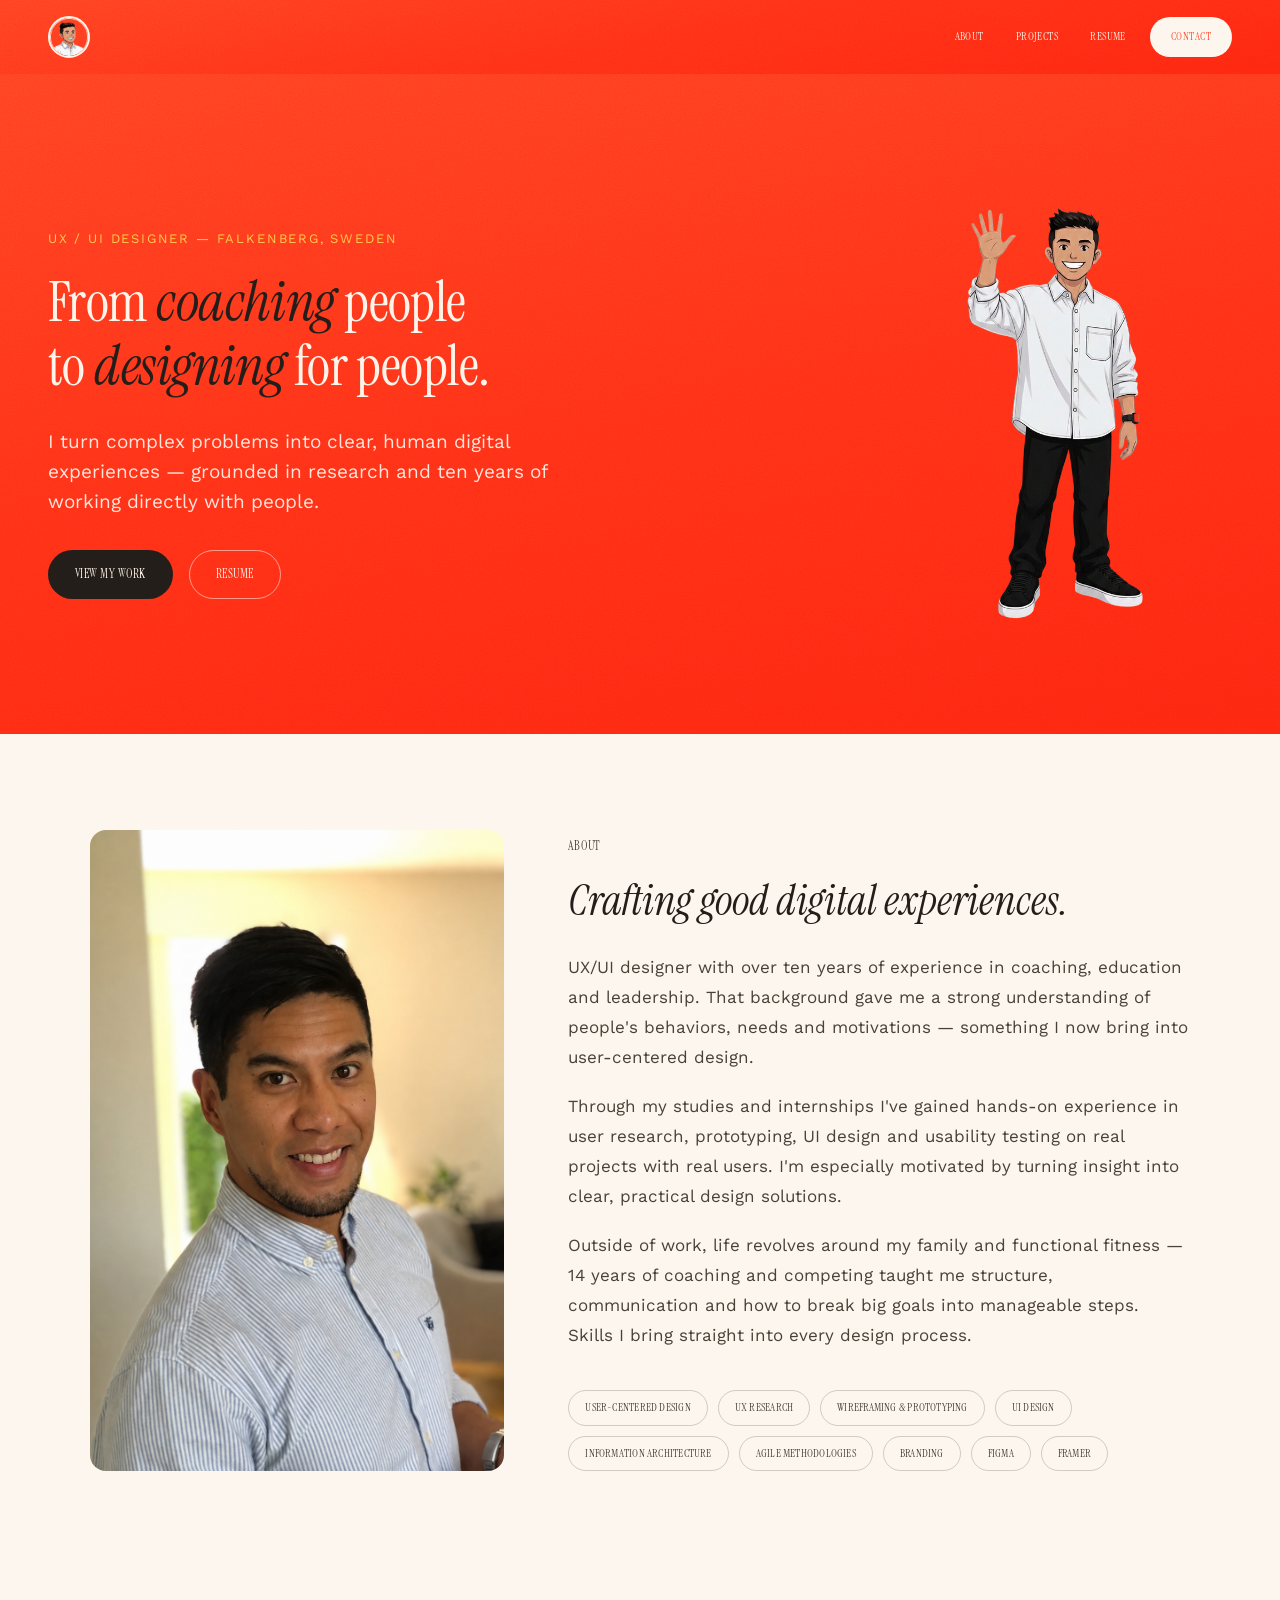
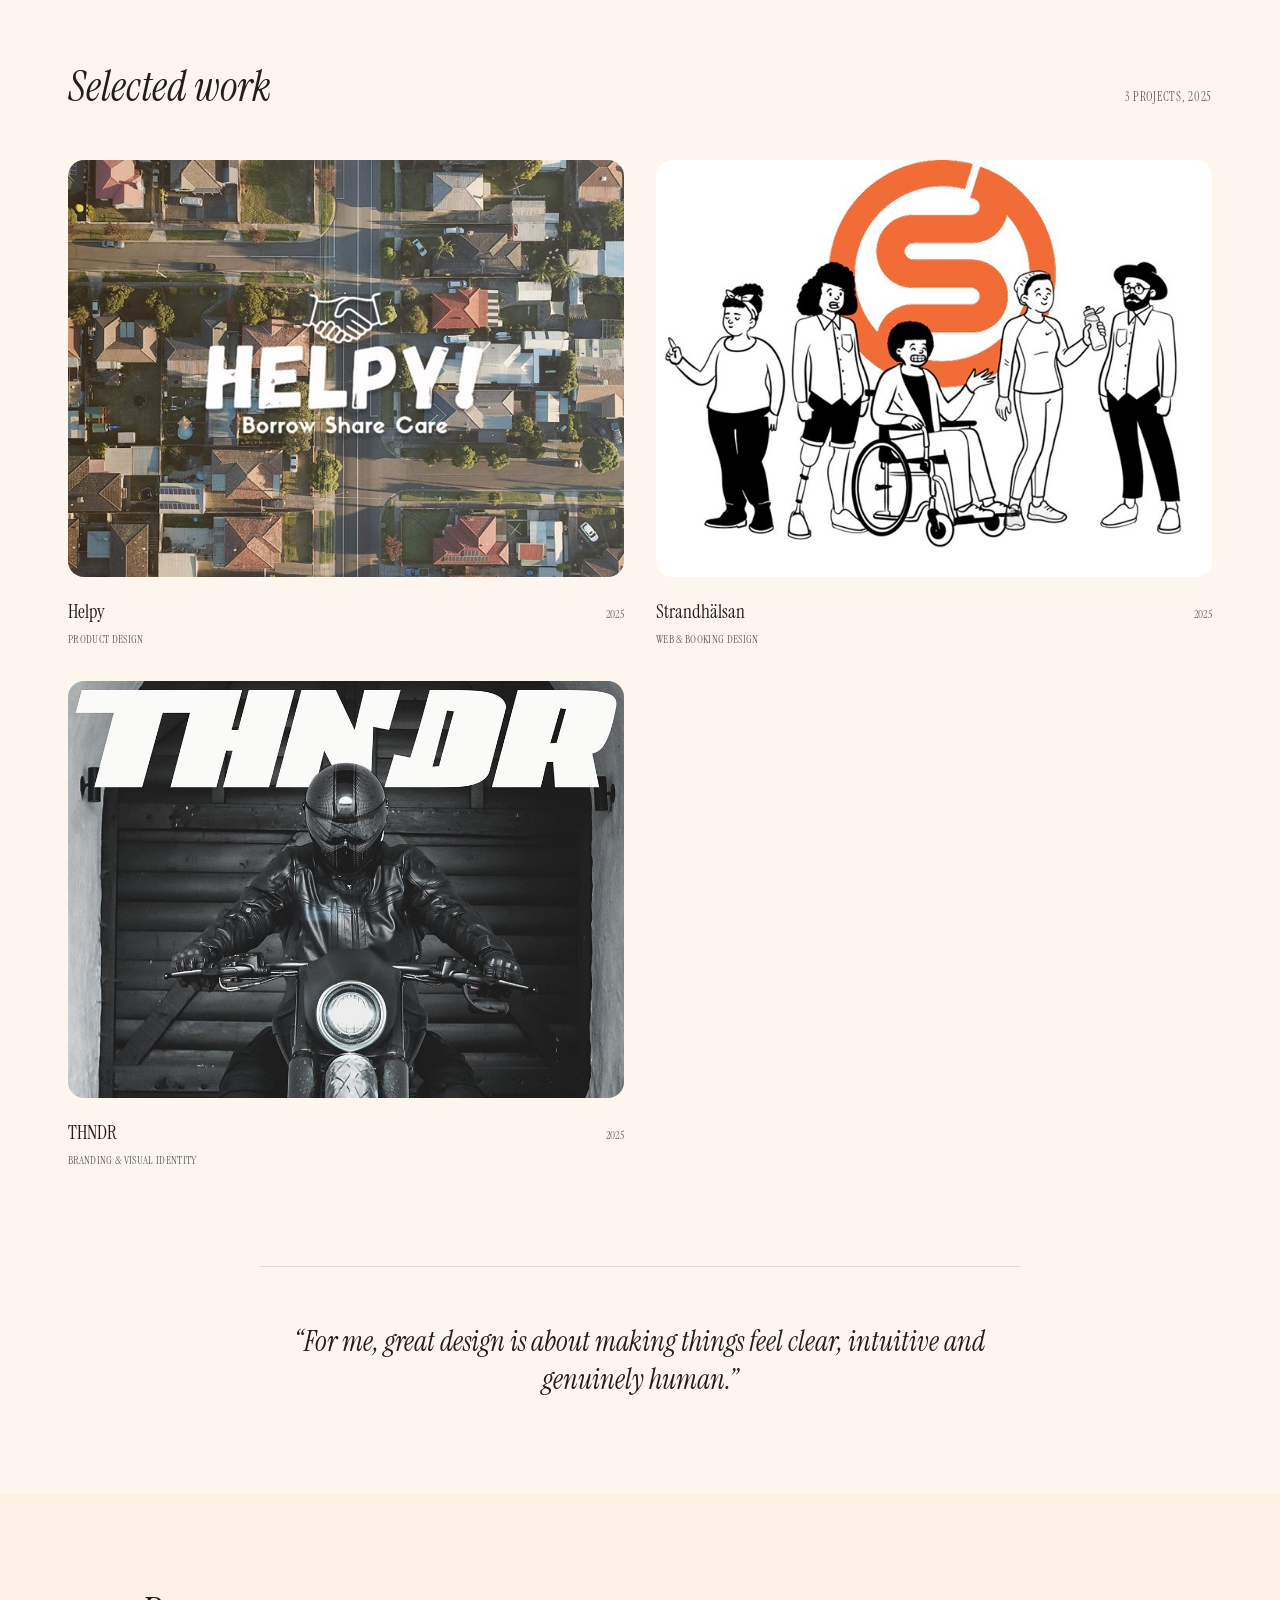
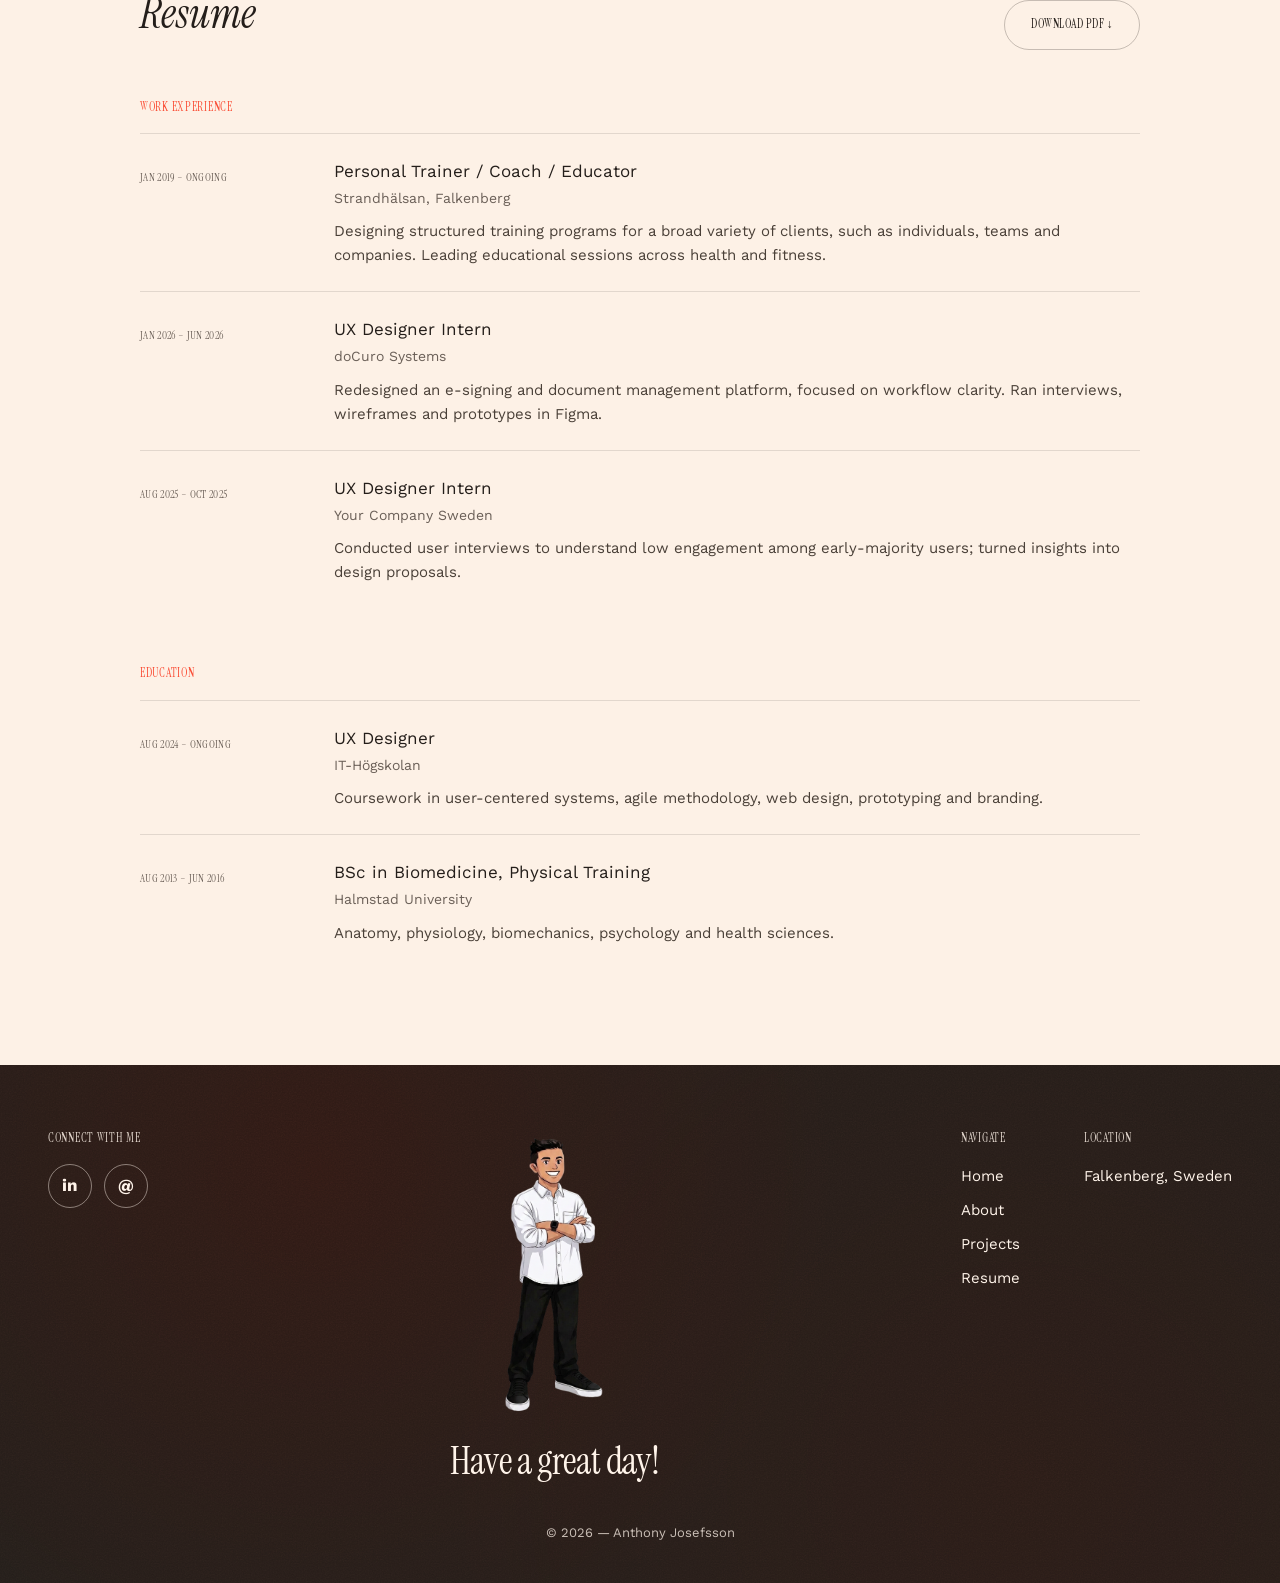
<file: site/index.html>
<!doctype html>
<html lang="en">
  <head>
    <link rel="preconnect" href="https://fonts.googleapis.com" />
    <link rel="preconnect" href="https://fonts.gstatic.com" crossorigin />
    <link
      href="https://fonts.googleapis.com/css2?family=Instrument+Serif:ital@0;1&family=Work+Sans:wght@400;500;600&display=swap"
      rel="stylesheet"
    />

    <meta charset="utf-8" />
    <meta name="viewport" content="width=device-width, initial-scale=1" />

    <title>Anthony Josefsson — UX/UI Designer</title>
    <meta
      name="description"
      content="UX/UI designer in Falkenberg, Sweden. Turning complex problems into clear, human digital experiences."
    />

    <!-- Open Graph (how the link looks when shared) -->
    <meta property="og:title" content="Anthony Josefsson — UX/UI Designer" />
    <meta
      property="og:description"
      content="Turning complex problems into clear, human digital experiences."
    />
    <meta property="og:image" content="assets/me-whiteshirt.png" />
    <meta property="og:type" content="website" />

    <link rel="icon" href="assets/favicon.png" />

    <link rel="preconnect" href="https://fonts.googleapis.com" />
    <link rel="preconnect" href="https://fonts.gstatic.com" crossorigin />
    <link
      href="https://fonts.googleapis.com/css2?family=Inter:wght@400;500;600&display=swap"
      rel="stylesheet"
    />

    <link rel="stylesheet" href="css/styles.css" />
  </head>

  <body>
    <!-- ============================================================
     HEADER / NAV
     ============================================================ -->
    <header class="nav surface-coral" id="nav">
      <a class="nav__brand" href="#home" aria-label="Home">
        <img
          class="nav__avatar"
          src="assets/favicon.png"
          alt="Anthony Josefsson"
        />
      </a>

      <a
        class="btn btn--light nav__contact"
        href="mailto:aajosefsson@hotmail.com"
        >Contact</a
      >

      <button
        class="nav__toggle"
        id="navToggle"
        aria-label="Open menu"
        aria-expanded="false"
      >
        <span></span><span></span><span></span>
      </button>

      <nav class="nav__links" id="navLinks" aria-label="Main navigation">
        <a href="#about">About</a>
        <a href="#projects">Projects</a>
        <a href="#resume">Resume</a>
      </nav>
    </header>

    <!-- ============================================================
     PROJECT DETAIL — hidden until a project card is clicked.
     Filled in by js/main.js. Content lives in js/content.js.
     ============================================================ -->
    <main class="project" id="project-detail" hidden></main>

    <!-- ============================================================
     HOME
     ============================================================ -->
    <main id="home-view">
      <!-- HERO -->
      <section class="hero surface-coral" id="home">
        <div class="hero__inner">
          <div class="hero__text">
            <p class="eyebrow eyebrow--accent">
              UX / UI Designer — Falkenberg, Sweden
            </p>
            <h1 class="hero__title">
              From <em>coaching</em> people<br />to <em>designing</em> for
              people.
            </h1>
            <p class="hero__lead">
              I turn complex problems into clear, human digital experiences —
              grounded in research and ten years of working directly with
              people.
            </p>
            <div class="hero__actions">
              <a class="btn btn--dark" href="#projects">View my work</a>
              <a class="btn btn--ghost" href="#resume">Resume</a>
            </div>
          </div>

          <div class="hero__figure">
            <img
              src="assets/me-whiteshirt.png"
              alt="Illustrated avatar of Anthony Josefsson"
            />
          </div>
        </div>
      </section>

      <!-- ABOUT -->
      <section class="about" id="about">
        <div class="about__inner">
          <div class="about__photo">
            <img src="assets/Profilbild.png" alt="Anthony Josefsson" />
          </div>

          <div class="about__body">
            <p class="eyebrow">About</p>
            <h2 class="h2">Crafting good digital experiences.</h2>
            <p>
              UX/UI designer with over ten years of experience in coaching,
              education and leadership. That background gave me a strong
              understanding of people's behaviors, needs and motivations —
              something I now bring into user-centered design.
            </p>
            <p>
              Through my studies and internships I've gained hands-on experience
              in user research, prototyping, UI design and usability testing on
              real projects with real users. I'm especially motivated by turning
              insight into clear, practical design solutions.
            </p>
            <p>
              Outside of work, life revolves around my family and functional
              fitness — 14 years of coaching and competing taught me structure,
              communication and how to break big goals into manageable steps.
              Skills I bring straight into every design process.
            </p>
            <ul class="chips" id="skills-list"></ul>
          </div>
        </div>
      </section>

      <!-- PROJECTS -->
      <section class="work" id="projects">
        <div class="section-head">
          <h2 class="h2">Selected work</h2>
          <span class="eyebrow" id="work-count"></span>
        </div>

        <!-- Project cards: rendered from content.js -->
        <div class="work__grid" id="projects-grid"></div>

        <blockquote class="pull-quote">
          “For me, great design is about making things feel clear, intuitive and
          genuinely human.”
        </blockquote>
      </section>

      <!-- RESUME -->
      <section class="resume" id="resume">
        <div class="resume__inner">
          <div class="section-head">
            <h2 class="h2">Resume</h2>
            <a
              class="btn btn--outline"
              href="assets/CV_anthonyjosefsson.pdf"
              download
              >Download PDF ↓</a
            >
          </div>

          <div class="resume__block">
            <p class="eyebrow eyebrow--accent">Work experience</p>
            <div class="timeline" id="experience-list"></div>
          </div>

          <div class="resume__block">
            <p class="eyebrow eyebrow--accent">Education</p>
            <div class="timeline" id="education-list"></div>
          </div>
        </div>
      </section>
    </main>

    <!-- ============================================================
     FOOTER
     ============================================================ -->
    <footer class="footer surface-ink">
      <div class="footer__inner">
        <div class="footer__cols">
          <div>
            <p class="eyebrow">Connect with me</p>
            <div class="footer__social">
              <a
                href="https://www.linkedin.com/in/anthony-josefsson-142644330/"
                aria-label="LinkedIn"
                target="_blank"
                rel="noopener"
                >in</a
              >
              <a href="mailto:aajosefsson@hotmail.com" aria-label="Email">@</a>
            </div>
          </div>
          <div class="footer__wordmark">
            <img src="assets/me-whiteshirt2.png" alt="" />
            <span>Have a great day!</span>
          </div>
          <div class="footer__meta">
            <div>
              <p class="eyebrow">Navigate</p>
              <nav class="footer__nav" aria-label="Footer navigation">
                <a href="#home">Home</a>
                <a href="#about">About</a>
                <a href="#projects">Projects</a>
                <a href="#resume">Resume</a>
              </nav>
            </div>
            <div>
              <p class="eyebrow">Location</p>
              <p class="footer__location">Falkenberg, Sweden</p>
            </div>
          </div>
        </div>

        <p class="footer__copy" style="text-align: center">
          © <span id="year"></span> — Anthony Josefsson
        </p>
      </div>
    </footer>

    <!-- content first, then the renderer -->
    <script src="js/content.js"></script>
    <script src="js/main.js"></script>
  </body>
</html>
</file>
<file: site/css/styles.css>
/* ===========================================================================
   Anthony Josefsson — portfolio stylesheet

   Structure of this file:
     1. Fonts
     2. Design tokens (colors, type, spacing)  <- change the look here first
     3. Base / resets
     4. Reusable pieces (buttons, eyebrow labels, headings, chips)
     5. Layout sections (nav, hero, about, work, resume, footer)
     6. Project detail page
     7. Responsive
   =========================================================================== */

/* 1. FONTS ---------------------------------------------------------------- */

/* 2. DESIGN TOKENS -------------------------------------------------------- */

:root {
  /* Brand */
  --coral: #fa4e36;
  --coral-light: #fc6a50;
  --coral-dark: #e93d25;
  --coral-deep: #c9331c;
  --mustard: #ffc94d;

  /* Neutrals */
  --cream: #fdf6ee; /* page background */
  --cream-warm: #fdf1e6; /* resume band */
  --cream-light: #fff4ea; /* text on coral */
  --ink: #241e1a;
  --ink-soft: #4a4038;
  --ink-muted: #6b6058;
  --hairline: rgba(36, 30, 26, 0.12);

  /* Type */
  --font-display: "Instrument Serif", Georgia, serif;
  --font-body: "Work Sans", system-ui, -apple-system, sans-serif;

  /* Layout */
  --max-wide: 1240px;
  --max-mid: 1100px;
  --max-narrow: 720px;
  --gutter: 48px;
  --radius: 16px;

  /* Vintage grain overlay, reused by every coral surface */
  --grain: url("data:image/svg+xml;utf8,<svg xmlns='http://www.w3.org/2000/svg' width='120' height='120'><filter id='n'><feTurbulence type='fractalNoise' baseFrequency='0.85' numOctaves='2' stitchTiles='stitch'/><feColorMatrix type='saturate' values='0'/></filter><rect width='100%25' height='100%25' filter='url(%23n)' opacity='0.4'/></svg>");
}

/* Coral surfaces. Applied in index.html as e.g. class="hero surface-coral"
   so the gradient + grain recipe lives in exactly one place. */
.surface-coral {
  background-color: var(--coral);
  background-image:
    linear-gradient(
      170deg,
      var(--coral-light) 0%,
      var(--coral) 50%,
      var(--coral-dark) 100%
    ),
    var(--grain);
  background-blend-mode: overlay;
  background-size:
    cover,
    140px 140px;
  color: var(--cream-light);
}

.surface-coral--deep {
  background-color: var(--coral-dark);
  background-image:
    linear-gradient(
      170deg,
      var(--coral) 0%,
      var(--coral-dark) 55%,
      var(--coral-deep) 100%
    ),
    var(--grain);
  background-blend-mode: overlay;
  background-size:
    cover,
    140px 140px;
  color: var(--cream-light);
}
/* Variant 1 — soft cream glow, for light sections like About */
.surface-cream {
  background-color: var(--cream);
  background-image:
    radial-gradient(
      circle at 15% 20%,
      rgba(250, 78, 54, 0.12),
      transparent 55%
    ),
    radial-gradient(
      circle at 85% 75%,
      rgba(250, 78, 54, 0.08),
      transparent 60%
    ),
    var(--grain);
  background-blend-mode: overlay;
  background-size:
    cover,
    cover,
    140px 140px;
  color: var(--ink);
}

/* Variant 3 — dark ink with a coral glow, for a heavier closing section */
.surface-ink {
  background-color: var(--ink);
  background-image:
    radial-gradient(
      circle at 25% 20%,
      rgba(250, 78, 54, 0.35),
      transparent 50%
    ),
    radial-gradient(
      circle at 80% 80%,
      rgba(250, 78, 54, 0.18),
      transparent 55%
    ),
    var(--grain);
  background-blend-mode: overlay;
  background-size:
    cover,
    cover,
    140px 140px;
  color: var(--cream-light);
}

/* 3. BASE ----------------------------------------------------------------- */

* {
  box-sizing: border-box;
}

html {
  scroll-behavior: smooth;
  overflow-x: clip;
}

body {
  margin: 0;
  background: var(--cream);
  color: var(--ink);
  font-family: var(--font-body);
  font-size: 17px;
  line-height: 1.6;
  text-wrap: pretty;
  -webkit-font-smoothing: antialiased;
  overflow-x: clip;
}

img {
  max-width: 100%;
  display: block;
}

a {
  color: var(--coral);
  text-decoration: none;
  transition: color 0.15s ease;
}
a:hover {
  color: var(--coral-dark);
}

::selection {
  background: var(--coral);
  color: var(--cream-light);
}

[hidden] {
  display: none !important;
}

/* Global safety net — let text and grid content shrink/wrap instead of
   forcing layouts wider than their container. Not viewport-specific, so
   it lives here rather than inside a media query. */
.card__row,
.card__title,
.footer__wordmark,
.timeline__role,
.timeline__org,
.timeline__desc {
  min-width: 0;
  overflow-wrap: break-word;
}
h1,
h2,
h3,
p {
  overflow-wrap: break-word;
}

/* 4. REUSABLE PIECES ------------------------------------------------------- */

/* Small uppercase label used above headings and in metadata */
.eyebrow {
  font-family: var(--font-display);
  font-size: 12px;
  text-transform: uppercase;
  letter-spacing: 0.06em;
  color: var(--ink-muted);
  margin: 0 0 16px;
}
.eyebrow--accent {
  color: var(--coral);
}

.h2 {
  font-family: var(--font-display);
  font-style: italic;
  font-weight: 400;
  font-size: 42px;
  line-height: 1.15;
  margin: 0 0 28px;
}

/* Buttons — one base class plus a color variant */
.btn {
  display: inline-flex;
  align-items: center;
  justify-content: center;
  font-family: var(--font-display);
  font-size: 12px;
  letter-spacing: 0.04em;
  text-transform: uppercase;
  padding: 14px 26px;
  border-radius: 100px;
  border: 1.5px solid transparent;
  white-space: nowrap;
  transition:
    background 0.18s ease,
    color 0.18s ease,
    border-color 0.18s ease;
}
.btn--dark {
  background: var(--ink);
  color: var(--cream-light);
}
.btn--dark:hover {
  background: #161210;
  color: var(--cream-light);
}
.btn--light {
  background: var(--cream);
  color: var(--coral);
  padding: 10px 20px;
  font-size: 11px;
}
.btn--light:hover {
  background: var(--ink);
  color: var(--cream-light);
}
.btn--ghost {
  color: var(--cream-light);
  border-color: rgba(255, 244, 234, 0.55);
}
.btn--ghost:hover {
  border-color: var(--cream-light);
  color: var(--cream-light);
}
.btn--outline {
  color: var(--ink);
  border-color: rgba(36, 30, 26, 0.25);
  font-size: 12px;
}
.btn--outline:hover {
  border-color: var(--ink);
  color: var(--ink);
}

/* Pill list (skills) */
.chips {
  list-style: none;
  display: flex;
  flex-wrap: wrap;
  gap: 10px;
  margin: 40px 0 0;
  padding: 0;
}
.chips li {
  font-family: var(--font-display);
  font-size: 11px;
  text-transform: uppercase;
  letter-spacing: 0.02em;
  color: var(--ink-soft);
  border: 1px solid rgba(36, 30, 26, 0.2);
  padding: 8px 16px;
  border-radius: 100px;
}

/* Heading + trailing item on one baseline */
.section-head {
  display: flex;
  align-items: baseline;
  justify-content: space-between;
  flex-wrap: wrap;
  gap: 20px;
  margin-bottom: 48px;
}
.section-head .h2,
.section-head .eyebrow {
  margin-bottom: 0;
}

/* 5. LAYOUT SECTIONS ------------------------------------------------------ */

/* --- Nav --- */
.nav {
  position: sticky;
  top: 0;
  z-index: 50;
  display: flex;
  align-items: center;
  justify-content: space-between;
  gap: 24px;
  padding: 16px var(--gutter);
}
.nav__brand {
  flex-shrink: 0;
  display: flex;
  order: 1;
}
.nav__avatar {
  width: 42px;
  height: 42px;
  border-radius: 50%;
  border: 2px solid var(--cream-light);
  object-fit: cover;
}
.nav__links {
  display: flex;
  align-items: center;
  gap: 32px;
  order: 2;
}
.nav__links > a:not(.btn) {
  font-family: var(--font-display);
  font-weight: 400;
  font-size: 11px;
  letter-spacing: 0.04em;
  text-transform: uppercase;
  color: var(--cream-light);
}
@media (min-width: 901px) {
  .nav__links {
    margin-left: auto;
  }
}
.nav__links > a:not(.btn):hover {
  color: var(--ink);
}
.nav__contact {
  order: 3;
}
.nav__toggle {
  order: 4;
  display: none;
}

/* --- Hero --- */
.hero {
  padding: 110px var(--gutter) 90px;
}
.hero__inner {
  max-width: var(--max-wide);
  margin: 0 auto;
  display: flex;
  align-items: center;
  gap: 12px;
  flex-wrap: wrap;
}
.hero__text {
  flex: 1;
  min-width: 300px;
}
.hero .eyebrow--accent {
  font-family: var(--font-body);
  font-weight: 400;
  font-size: 13px;
  letter-spacing: 0.14em;
  color: var(--mustard);
  margin-bottom: 20px;
}
.hero__title {
  font-family: var(--font-display);
  font-weight: 400;
  font-size: clamp(34px, 5vw, 56px);
  line-height: 1.15;
  letter-spacing: -0.01em;
  color: var(--cream-light);
  margin: 0 0 28px;
}
.hero__title em {
  font-style: italic;
  color: var(--ink);
}
.hero__lead {
  font-size: 19px;
  line-height: 1.6;
  color: rgba(255, 244, 234, 0.92);
  max-width: 520px;
  margin: 0 0 32px;
}
.hero__actions {
  display: flex;
  gap: 16px;
  flex-wrap: wrap;
}
.hero__figure {
  width: 340px;
  flex-shrink: 0;
  margin-left: -30px;
}
.hero__figure img {
  height: 460px;
  object-fit: contain;
  margin-inline: auto;
}

/* --- About --- */
.about {
  padding: 96px var(--gutter);
}
.about__inner {
  max-width: var(--max-mid);
  margin: 0 auto;
  display: grid;
  grid-template-columns: 0.8fr 1.2fr;
  gap: 64px;
}
.about__photo {
  border-radius: var(--radius);
  overflow: hidden;
  background: var(--cream-warm);
}
.about__photo img {
  width: 100%;
  height: 100%;
  object-fit: cover;
}
.about__body {
  padding-top: 6px;
}
.about__body p {
  color: var(--ink-soft);
  line-height: 1.75;
  margin: 0 0 20px;
}

/* --- Selected work --- */
.work {
  padding: 96px var(--gutter);
  max-width: var(--max-wide);
  margin: 0 auto;
}
.work__grid {
  display: grid;
  grid-template-columns: repeat(2, minmax(0, 1fr));
  gap: 32px;
}
.card {
  cursor: pointer;
  border: none;
  background: none;
  padding: 0;
  text-align: left;
  font: inherit;
  color: inherit;
}
.card__media {
  border-radius: var(--radius);
  overflow: hidden;
  aspect-ratio: 4 / 3;
  margin-bottom: 20px;
  background: var(--cream-warm);
  transition: transform 0.2s ease;
}
.card__media img {
  width: 100%;
  height: 100%;
  object-fit: cover;
  object-position: center top;
}
.card:hover .card__media {
  transform: translateY(-4px);
}
.card__row {
  display: flex;
  align-items: baseline;
  justify-content: space-between;
  flex-wrap: wrap;
  gap: 4px 20px;
}
.card__title {
  font-family: var(--font-display);
  font-size: 19px;
  font-weight: 400;
  margin: 0 0 4px;
  min-width: 0;
  flex: 1 1 auto;
}
.card__meta,
.card__year {
  font-family: var(--font-display);
  font-weight: 400;
  font-size: 11px;
  text-transform: uppercase;
  letter-spacing: 0.03em;
  color: var(--ink-muted);
  margin: 0;
}
.card__year {
  flex-shrink: 0;
}

.pull-quote {
  font-family: var(--font-display);
  font-style: italic;
  font-size: clamp(20px, 2.4vw, 28px);
  line-height: 1.35;
  max-width: 760px;
  margin: 96px auto 0;
  padding-top: 56px;
  border-top: 1px solid var(--hairline);
  text-align: center;
}

/* --- Resume --- */
.resume {
  background: var(--cream-warm);
  padding: 96px var(--gutter);
}
.resume__inner {
  max-width: 1000px;
  margin: 0 auto;
}
.resume__block {
  margin-bottom: 56px;
}
.resume__block:last-child {
  margin-bottom: 0;
}

.timeline__row {
  display: grid;
  grid-template-columns: minmax(120px, 170px) 1fr;
  gap: 24px;
  padding: 24px 0;
  border-top: 1px solid var(--hairline);
}
.timeline__dates {
  font-family: var(--font-display);
  font-size: 11px;
  text-transform: uppercase;
  letter-spacing: 0.03em;
  color: var(--ink-muted);
  line-height: 1.5;
}
.timeline__role {
  font-size: 17px;
  font-weight: 400;
  margin: 0 0 2px;
}
.timeline__org {
  font-size: 14px;
  color: var(--ink-muted);
  margin: 0 0 10px;
}
.timeline__desc {
  font-size: 15px;
  line-height: 1.6;
  color: var(--ink-soft);
  margin: 0;
}

/* --- Footer --- */
.footer {
  padding: 64px var(--gutter) 40px;
}
.footer__inner {
  max-width: var(--max-wide);
  margin: 0 auto;
}
.footer .eyebrow {
  color: var(--cream-light);
  opacity: 0.85;
}
.footer a {
  color: var(--cream-light);
}
.footer a:hover {
  color: var(--ink);
}
.footer__location {
  font-size: 15px;
  margin: 0;
  color: var(--cream-light);
}

.footer__cols {
  display: flex;
  justify-content: space-between;
  align-items: flex-start;
  gap: 32px;
  margin-bottom: 40px;
}
.footer__social {
  display: flex;
  gap: 12px;
}
.footer__social a {
  width: 44px;
  height: 44px;
  border-radius: 50%;
  border: 1.5px solid rgba(255, 244, 234, 0.45);
  display: flex;
  align-items: center;
  justify-content: center;
  font-weight: 700;
}
.footer__social a:hover {
  background: var(--cream-light);
  color: var(--coral);
}
.footer__meta {
  display: flex;
  gap: 64px;
  flex-wrap: wrap;
}
.footer__nav {
  display: flex;
  flex-direction: column;
  gap: 10px;
  font-size: 15px;
}

.footer__wordmark {
  display: flex;
  flex-direction: column;
  align-items: center;
  gap: 12px;
}
.footer__wordmark img {
  width: 200px;
  height: auto;
  aspect-ratio: 550 / 825;
  object-fit: contain;
  flex-shrink: 0;
}
.footer__wordmark span {
  font-family: var(--font-display);
  font-weight: 400;
  letter-spacing: -0.01em;
  overflow-wrap: normal;
  word-break: keep-all;
  white-space: normal;
  font-size: clamp(20px, 8vw, 38px);
  line-height: 1.1;
  text-align: center;
  max-width: 100%;
}
.footer__copy {
  font-size: 13px;
  opacity: 0.75;
  margin: 40px 0 0;
  text-align: center;
}

/* 6. PROJECT DETAIL ------------------------------------------------------- */

.project {
  padding: 64px var(--gutter) 0;
}

.project__back {
  font-family: var(--font-display);
  font-size: 12px;
  text-transform: uppercase;
  letter-spacing: 0.04em;
  color: var(--ink-muted);
  background: none;
  border: none;
  cursor: pointer;
  padding: 0;
  margin-bottom: 32px;
}
.project__back:hover {
  color: var(--coral);
}

.project__head {
  max-width: 920px;
  margin: 0 auto 48px;
}
.project__tags {
  display: flex;
  align-items: baseline;
  gap: 16px;
  flex-wrap: wrap;
  margin-bottom: 12px;
}
.project__tags .eyebrow {
  margin: 0;
}
.project__title {
  font-family: var(--font-display);
  font-weight: 400;
  font-size: clamp(24px, 3.4vw, 38px);
  line-height: 1.15;
  letter-spacing: -0.01em;
  margin: 0 0 24px;
}
.project__tagline {
  font-size: 19px;
  line-height: 1.55;
  color: var(--ink-soft);
  max-width: 640px;
  margin: 0;
}

.project__cover {
  max-width: var(--max-mid);
  margin: 0 auto 56px;
  aspect-ratio: 16 / 8.5;
  border-radius: var(--radius);
  overflow: hidden;
  background: var(--cream-warm);
}
.project__cover img {
  width: 100%;
  height: 100%;
  object-fit: cover;
}
#project-detail[data-id="thndr"] .project__cover img {
  object-position: center top;
}

.project__facts {
  max-width: 920px;
  margin: 0 auto 64px;
  display: grid;
  grid-template-columns: repeat(4, minmax(0, 1fr));
  gap: 24px;
  border-top: 1px solid var(--hairline);
  border-bottom: 1px solid var(--hairline);
  padding: 28px 0;
}
.project__facts dt {
  font-family: var(--font-display);
  font-size: 11px;
  text-transform: uppercase;
  letter-spacing: 0.06em;
  color: var(--ink-muted);
  margin-bottom: 6px;
}
.project__facts dd {
  font-size: 15px;
  font-weight: 500;
  margin: 0;
}

.project__prose {
  max-width: var(--max-narrow);
  margin: 0 auto 64px;
}
.project__prose .h2 {
  font-size: 22px;
  margin-bottom: 16px;
}
.project__prose p {
  color: var(--ink-soft);
  line-height: 1.7;
  margin: 0 0 12px;
}
.project__prose p:last-child {
  margin-bottom: 0;
}

.project__insights {
  max-width: 920px;
  margin: 0 auto 64px;
}
.project__insights .h2 {
  font-size: 22px;
  text-align: center;
  margin-bottom: 24px;
}
.insight-grid {
  display: grid;
  grid-template-columns: repeat(3, minmax(0, 1fr));
  gap: 20px;
}
.insight {
  background: #fff;
  border: 1px solid rgba(36, 30, 26, 0.1);
  border-radius: 14px;
  padding: 28px 24px;
}
.insight__n {
  font-family: var(--font-display);
  font-size: 26px;
  font-weight: 500;
  color: var(--coral);
  margin: 0 0 12px;
}
.insight__text {
  font-size: 15px;
  line-height: 1.55;
  margin: 0;
}

.project__gallery {
  max-width: var(--max-mid);
  margin: 0 auto 64px;
  display: grid;
  grid-template-columns: repeat(3, minmax(0, 1fr));
  gap: 16px;
}
.project__gallery figure {
  aspect-ratio: 3 / 4;
  border-radius: 12px;
  overflow: hidden;
  background: var(--cream-warm);
  margin: 0;
}
.project__gallery img {
  width: 100%;
  height: 100%;
  object-fit: cover;
}

.project__outcome {
  max-width: var(--max-narrow);
  margin: 0 auto 80px;
  border-top: 1px solid var(--hairline);
  padding-top: 32px;
}
.project__outcome .h2 {
  font-size: 20px;
  margin-bottom: 12px;
}

/* 7. RESPONSIVE ----------------------------------------------------------- */

@media (max-width: 900px) {
  :root {
    --gutter: 28px;
  }

  .about__inner {
    grid-template-columns: 1fr;
    gap: 32px;
  }
  .about__photo {
    aspect-ratio: 4 / 5;
  }
  .about__photo img {
    object-position: center top;
  }

  .work__grid {
    grid-template-columns: repeat(2, minmax(0, 1fr));
    gap: 16px;
  }
  .card__media {
    margin-bottom: 10px;
  }
  .card__title {
    font-size: 15px;
  }
  .card__meta {
    font-size: 12px;
  }

  .insight-grid,
  .project__gallery {
    grid-template-columns: 1fr;
  }
  .project__facts {
    grid-template-columns: repeat(2, minmax(0, 1fr));
  }

  .hero {
    padding: 72px var(--gutter) 64px;
  }
  .hero__figure {
    width: 100%;
  }
  .hero__figure img {
    height: 320px;
  }

  .about,
  .work,
  .resume {
    padding: 64px var(--gutter);
  }
  .footer {
    padding: 56px var(--gutter) 32px;
  }
  .footer__cols {
    display: grid;
    grid-template-columns: 1fr auto 1fr;
    align-items: start;
    gap: 32px;
    margin-bottom: 48px;
  }
  #about,
  #projects,
  #resume {
    scroll-margin-top: 90px;
  }
}

@media (max-width: 620px) {
  .nav {
    padding: 12px var(--gutter);
    flex-wrap: wrap;
    row-gap: 10px;
  }
  .nav__brand {
    order: 1;
  }
  .nav__contact {
    order: 2;
  }
  .nav__toggle {
    order: 3;
    display: flex;
    flex-direction: column;
    justify-content: center;
    gap: 5px;
    width: 32px;
    height: 32px;
    background: none;
    border: none;
    cursor: pointer;
    padding: 0;
  }
  .nav__toggle span {
    display: block;
    width: 100%;
    height: 2px;
    background: var(--cream-light);
    border-radius: 2px;
  }
  .nav__links {
    order: 4;
    flex-direction: column;
    align-items: flex-start;
    width: 100%;
    max-height: 0;
    overflow: hidden;
    gap: 14px;
    transition: max-height 0.25s ease;
  }
  .nav__links.is-open {
    max-height: 300px;
    padding-top: 10px;
  }

  .footer__cols {
    display: flex;
    flex-direction: column;
    align-items: center;
    text-align: center;
    gap: 20px;
  }
  .footer__wordmark {
    display: flex;
    flex-direction: column;
    align-items: center;
    width: 100%;
    gap: 12px;
  }
  .footer__wordmark img {
    margin: 0 auto;
  }
  .footer__wordmark span {
    font-family: var(--font-display);
    font-weight: 600;
    line-height: 1.1;
    letter-spacing: -0.01em;
    overflow-wrap: normal;
    word-break: keep-all;
    white-space: normal;
    font-size: clamp(26px, 9vw, 38px);
    text-align: center;
    max-width: 100%;
  }

  .timeline__row {
    grid-template-columns: minmax(0, 1fr);
    gap: 10px;
  }
  .project__facts {
    grid-template-columns: 1fr;
  }
}

@media (prefers-reduced-motion: reduce) {
  html {
    scroll-behavior: auto;
  }
  * {
    transition: none !important;
  }
}
</file>
